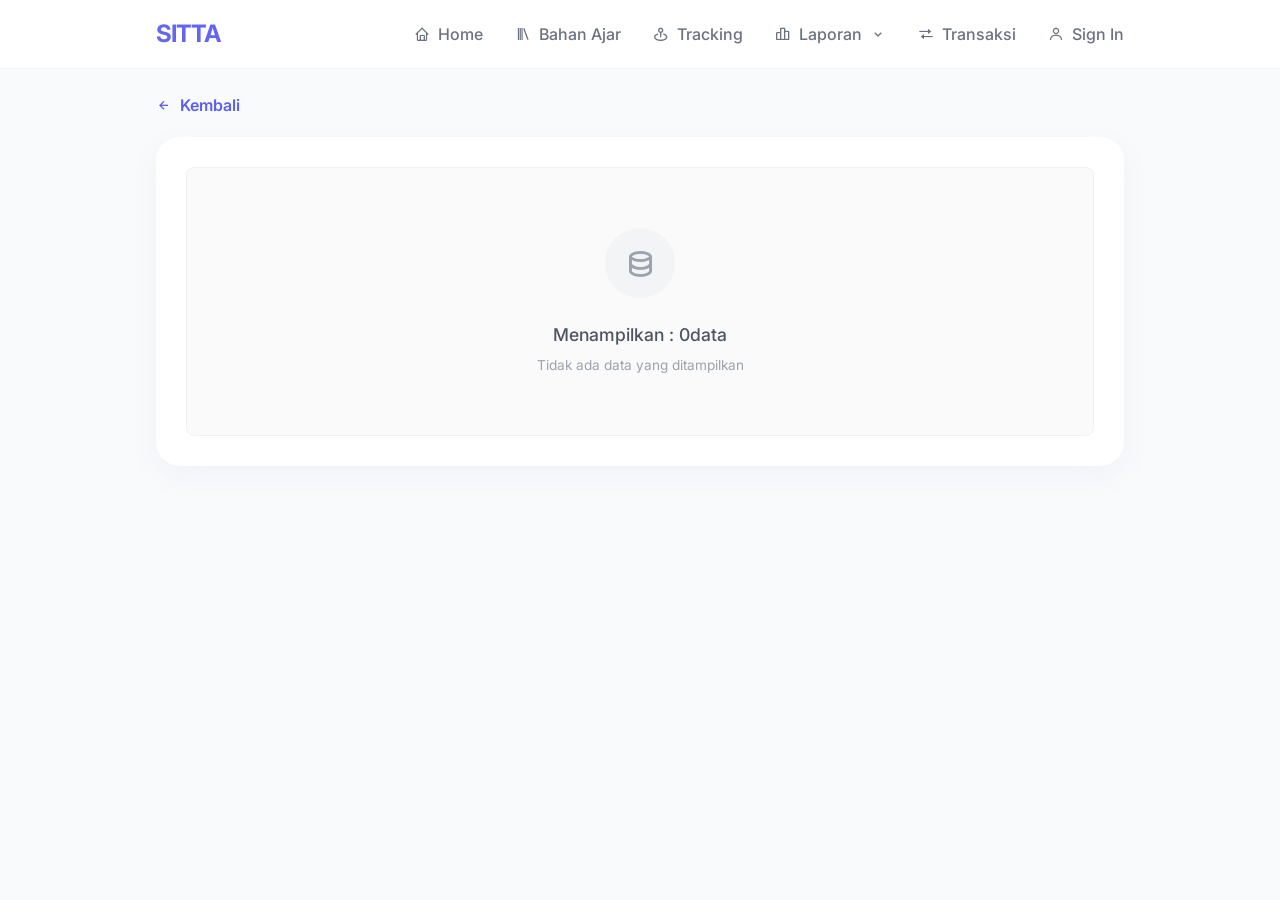
<file: detail-page.html>
<!DOCTYPE html>
<html lang="en">

<head>
    <meta charset="UTF-8">
    <meta name="viewport" content="width=device-width, initial-scale=1.0">
    <title class="title">SITTA</title>
    <link rel="stylesheet" href="css/dashboard.css">
    <link rel="stylesheet" href="css/toast.css">
    <link href="https://fonts.googleapis.com/css2?family=Inter:wght@400;500;600;700&display=swap" rel="stylesheet">
    <link href='https://unpkg.com/boxicons@2.1.4/css/boxicons.min.css' rel='stylesheet'>
    <link rel="icon" href="data:;base64,iVBORw0KGgo=">
</head>

<body>

    <!-- HEADER -->
    <header class="main-header" id="nav-header">

    </header>
    <!-- END HEADER -->

    <!-- CONTENT -->
    <main class="container detail-page">
        <div class="detail-header-actions">
            <a href="#" class="back-btn"><i class="bx bx-left-arrow-alt"></i> Kembali</a>
        </div>
        <div class="detail-wrapper" id="content-detail-page">
          
        </div>
    </main>
    <!-- END CONTENT -->

    <!-- NAV BOTTOm -->
    <footer id="nav-bottom">

    </footer>

    <!-- OVERLAY LAPORAN -->
    <div class="mobile-overlay" id="laporan-overlay">

    </div>


    <div class="toast-container" id="toastContainer">

    </div>

    <script src="js/data.js"></script>
    <script src="js/database.js"></script>
     <script src="js/component/header.js"></script>
    <script src="js/component/navBottom.js"></script>
    <script src="js/component/mobileOverlay.js"></script>
    <script src="js/script.js"></script>
    <script src="js/detail.js"></script>


</body>

</html>
</file>
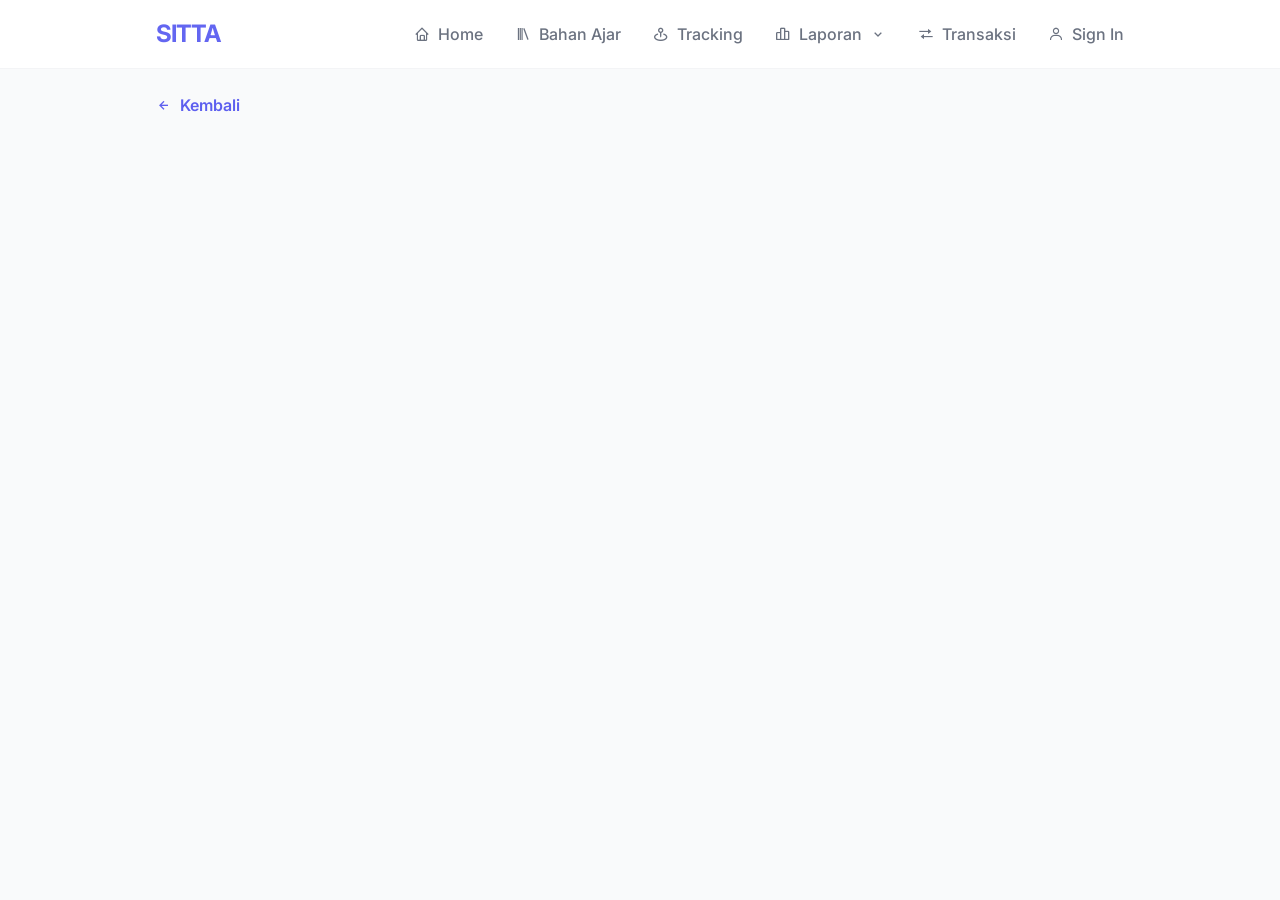
<file: detail-transaksi.html>
<!DOCTYPE html>
<html lang="en">

<head>
    <meta charset="UTF-8">
    <meta name="viewport" content="width=device-width, initial-scale=1.0">
    <title class="title">SITTA</title>
    <link rel="stylesheet" href="css/dashboard.css">
    <link rel="stylesheet" href="css/toast.css">
    <link href="https://fonts.googleapis.com/css2?family=Inter:wght@400;500;600;700&display=swap" rel="stylesheet">
    <link href='https://unpkg.com/boxicons@2.1.4/css/boxicons.min.css' rel='stylesheet'>
    <link rel="icon" href="data:;base64,iVBORw0KGgo=">
</head>

<body>

    <!-- HEADER -->
    <header class="main-header" id="nav-header">

    </header>
    <!-- END HEADER -->

    <!-- CONTENT -->
    <main class="container">






        <section class="list-section">
            <div class="detail-header-actions">
                <a href="#" class="back-btn"><i class="bx bx-left-arrow-alt"></i> Kembali</a>
            </div>
            <div id="detailTransaksi">




            </div>



        </section>
    </main>
    <!-- END CONTENT -->


    <!-- NAV BOTTOm -->
    <footer id="nav-bottom">

    </footer>

    <!-- OVERLAY LAPORAN -->
    <div class="mobile-overlay" id="laporan-overlay">

    </div>


    <div class="toast-container" id="toastContainer">

    </div>

    <script src="js/data.js"></script>
    <script src="js/database.js"></script>
    <script src="js/component/header.js"></script>
    <script src="js/component/navBottom.js"></script>
    <script src="js/component/mobileOverlay.js"></script>
    <script src="js/script.js"></script>
    <script src="js/detailTransaksi.js"></script>


</body>

</html>
</file>
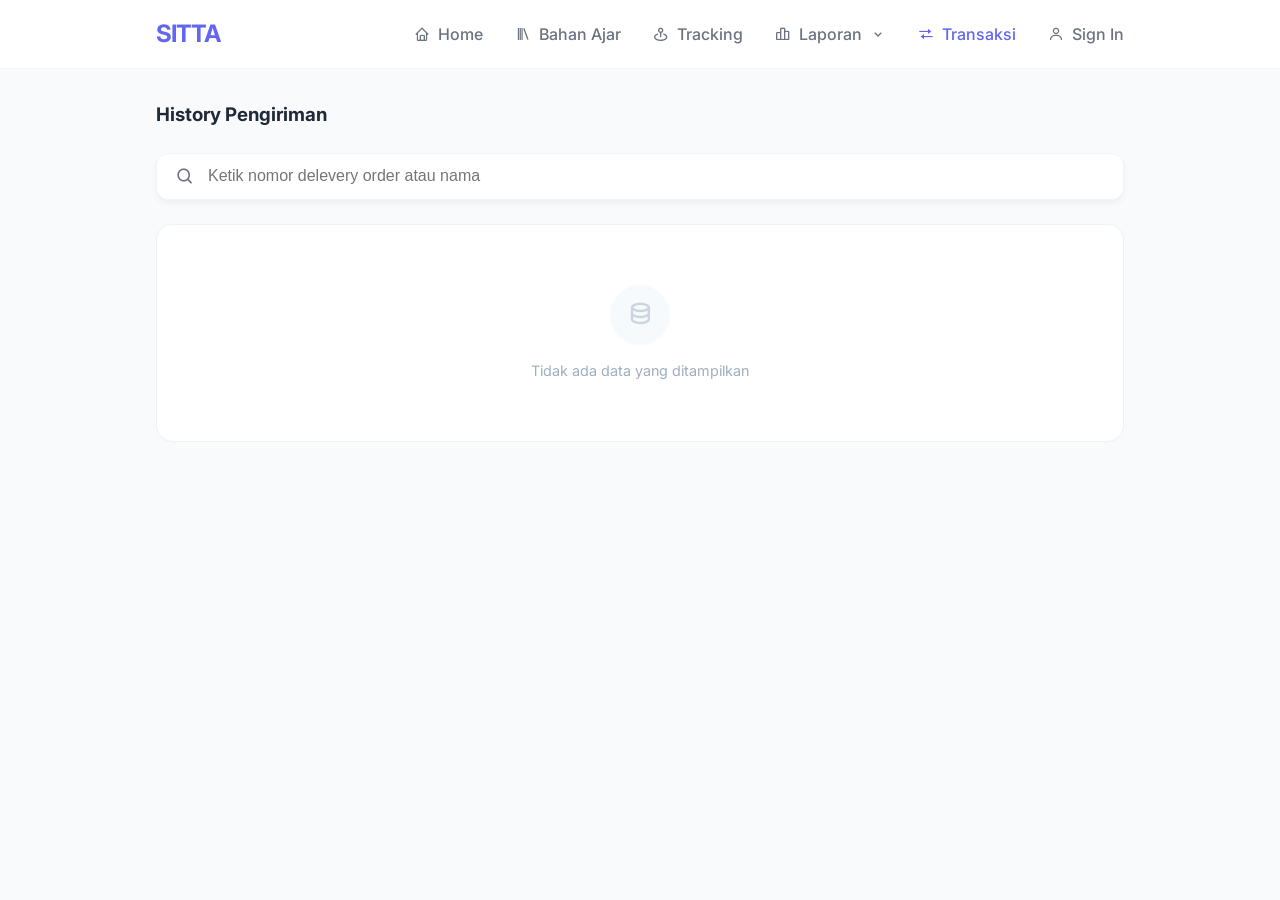
<file: history-transaksi.html>
<!DOCTYPE html>
<html lang="en">

<head>
    <meta charset="UTF-8">
    <meta name="viewport" content="width=device-width, initial-scale=1.0">
    <title class="title">SITTA</title>
    <link rel="stylesheet" href="css/dashboard.css">
    <link rel="stylesheet" href="css/toast.css">
    <link href="https://fonts.googleapis.com/css2?family=Inter:wght@400;500;600;700&display=swap" rel="stylesheet">
    <link href='https://unpkg.com/boxicons@2.1.4/css/boxicons.min.css' rel='stylesheet'>
    <link rel="icon" href="data:;base64,iVBORw0KGgo=">
</head>

<body>

    <!-- HEADER -->
    <header class="main-header" id="nav-header">

    </header>
    <!-- END HEADER -->

    <!-- CONTENT -->
    <main class="container">




        <section class="list-section">
            <div class="section-header">
                <h3>History Pengiriman</h3>
            </div>

            <div class="search-section">
                <div class="search-wrapper">
                    <i class="bx bx-search"></i>
                    <input type="text" onkeyup="cariData(this.value)" placeholder="Ketik nomor delevery order atau nama">
                </div>
            </div>

            <div id="transaksi-content">

               


            </div>

            <div id="pagination-controls" class="pagination-flex">

            </div>



        </section>
    </main>
    <!-- END CONTENT -->


    <!-- NAV BOTTOm -->
    <footer id="nav-bottom">

    </footer>

    <!-- OVERLAY LAPORAN -->
    <div class="mobile-overlay" id="laporan-overlay">

    </div>


    <div class="toast-container" id="toastContainer">

    </div>

    <script src="js/data.js"></script>
    <script src="js/database.js"></script>
    <script src="js/component/header.js"></script>
    <script src="js/component/navBottom.js"></script>
    <script src="js/component/mobileOverlay.js"></script>
    <script src="js/script.js"></script>
    <script src="js/transaksi.js"></script>


</body>

</html>
</file>
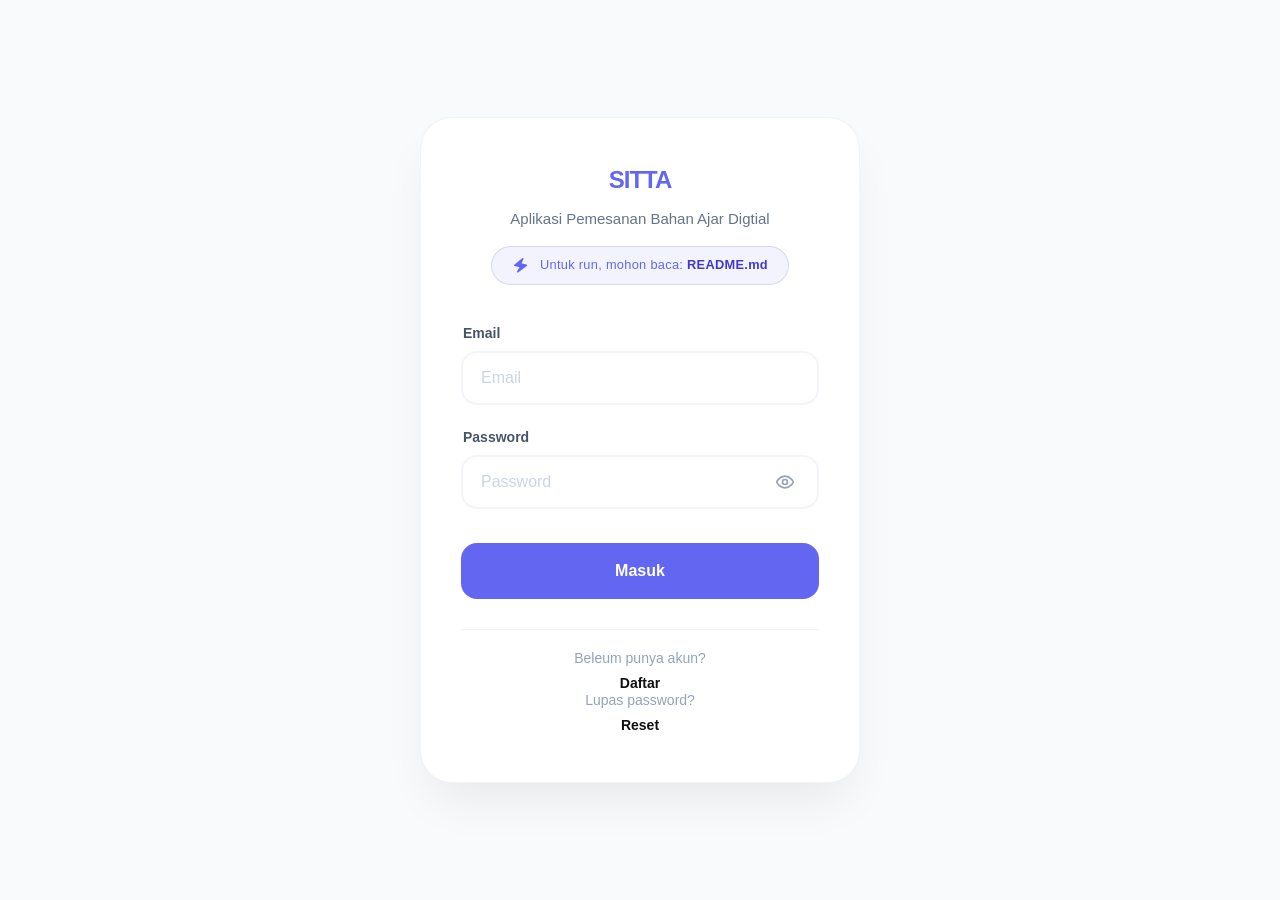
<file: login.html>
<!DOCTYPE html>
<html lang="en">

<head>
    <meta charset="UTF-8">
    <meta name="viewport" content="width=device-width, initial-scale=1.0">
    <title class="title">SITTA</title>
    <link rel="stylesheet" href="css/login.css">
    <link rel="stylesheet" href="css/toast.css">
    <link href='https://unpkg.com/boxicons@2.1.4/css/boxicons.min.css' rel='stylesheet'>
    <link rel="icon" href="data:;base64,iVBORw0KGgo=">
</head>

<body>

    <main class="login-container">
        <section class="login-card">
            <header class="login-header">
                <div class="logo">
                    <a href="index.html" style="text-decoration: none;"><h1>SITTA</h1></a>
                </div>
                <p>Aplikasi Pemesanan Bahan Ajar Digtial</p>
                <div class="info-banner">
                    <i class='bx bxs-zap'></i>
                    <p>
                        Untuk run, mohon baca:
                        <a href="https://github.com/tiknopreno/sitta-praktik/blob/master/README.md" target="_blank">README.md</a>
                    </p>
                </div>
            </header>


            <form onsubmit="handleLogin(event ,this)" class="login-form">
                <div class="input-group">
                    <label for="email" class="visually-hidden">Email</label>
                    <input type="email" onblur="checkValidasi(event)" data-rules="validEmail"
                        data-validasi-text="login-email" name="email" id="emailLogin" placeholder="Email" required>
                    <small id="login-email">

                    </small>
                </div>
                <div class="input-group">
                    <label for="password" class="visually-hidden">Password</label>
                    <div class="password-wrapper">
                        <input type="password" name="password" id="password-login" placeholder="Password"
                            data-rules="minLength" data-validasi-text="msg-pw-login" data-min="6"
                            onblur="checkValidasi(event)" required>
                        <button type="button" class="toggle-password" data-target="password-login">
                            <svg xmlns="http://www.w3.org/2000/svg" width="20" height="20" viewBox="0 0 24 24"
                                fill="none" stroke="currentColor" stroke-width="2" stroke-linecap="round"
                                stroke-linejoin="round" class="lucide lucide-eye">
                                <path d="M2 12s3-7 10-7 10 7 10 7-3 7-10 7-10-7-10-7Z" />
                                <circle cx="12" cy="12" r="3" />
                            </svg>
                        </button>
                    </div>
                    <small id="msg-pw-login">

                    </small>
                </div>
                <button type="submit" class="btn-submit">Masuk</button>
            </form>
            <footer class="login-footer">
                 <p>Beleum punya akun?</p> <a href="#" data-open="daftar-modal">Daftar</a>
                <p>Lupas password?</p> <a href="#" data-open="reset-modal">Reset</a>
            </footer>
        </section>
    </main>

    <!-- TOAST -->
    <div class="toast-container" id="toastContainer">

    </div>

    <!-- MODAL -->

    <div id="reset-modal" class="modal-overlay">
        <div class="modal-content">
            <button id="close-modal" class="close-btn">&times;</button>
            <header class="login-header">
                <h1>Lupa Password</h1>
                <p>Aplikasi Pemesanan Bahan Ajar Digtial</p>
            </header>

            <form class="login-form" onsubmit="resetPassword(event , this)">

                <div class="input-group">
                    <label for="email" class="visually-hidden">Email</label>
                    <input type="email" name="email" id="emailReset" data-rules="validEmail"
                        data-validasi-text="reset-password" onblur="checkValidasi(event)" placeholder="Masukan email"
                        required>
                    <small id="reset-password">

                    </small>
                </div>


                <button type="submit" class="btn-submit">Reset Password</button>
            </form>
        </div>
    </div>


    <div id="daftar-modal" class="modal-overlay">
        <div class="modal-content">
            <button id="close-modal" class="close-btn">&times;</button>
            <header class="login-header">
                <h1>Daftar akun</h1>
                <p>Aplikasi Pemesanan Bahan Ajar Digtial</p>
            </header>

            <form class="login-form" onsubmit="register(event ,this)">
                <div class="input-group">
                    <label for="name" class="visually-hidden">Nama Lengkap</label>
                    <input type="text" name="nama" id="nama" placeholder="Nama lengkap" data-rules="maxLength"
                        data-max="35" data-validasi-text="msg-full-name" onblur="checkValidasi(event)" required>
                    <small id="msg-full-name">

                    </small>
                </div>
                <div class="input-group">
                    <label for="email" class="visually-hidden">Email</label>
                    <input type="email" name="email" id="email" onblur="checkValidasi(event)" data-rules="validEmail"
                        data-validasi-text="email-daftar-akun" placeholder="Masukan email" required>
                    <small id="email-daftar-akun">

                    </small>
                </div>
                <div class="input-group">
                    <label for="password" class="visually-hidden">Password</label>
                    <div class="password-wrapper">
                        <input type="password" name="password" id="password-daftar" data-rules="minLength"
                            data-validasi-text="message-password" onblur="checkValidasi(event)"
                            placeholder="Masukan password" required>
                        <button type="button" class="toggle-password" data-target="password-daftar">
                            <svg xmlns="http://www.w3.org/2000/svg" width="20" height="20" viewBox="0 0 24 24"
                                fill="none" stroke="currentColor" stroke-width="2" stroke-linecap="round"
                                stroke-linejoin="round" class="lucide lucide-eye">
                                <path d="M2 12s3-7 10-7 10 7 10 7-3 7-10 7-10-7-10-7Z" />
                                <circle cx="12" cy="12" r="3" />
                            </svg>
                        </button>
                    </div>
                    <small id="message-password">

                    </small>
                </div>
                <div class="input-group">
                    <label for="password" class="visually-hidden">Ulangi password</label>
                    <div class="password-wrapper">
                        <input type="password" name="repassword" id="repassword" data-rules="confirmPassword"
                            data-compare="password-daftar" data-validasi-text="msg-confirm"
                            onblur="checkValidasi(event)" placeholder="Ulangi password" required>
                        <button type="button" class="toggle-password" data-target="repassword-daftar">
                            <svg xmlns="http://www.w3.org/2000/svg" width="20" height="20" viewBox="0 0 24 24"
                                fill="none" stroke="currentColor" stroke-width="2" stroke-linecap="round"
                                stroke-linejoin="round" class="lucide lucide-eye">
                                <path d="M2 12s3-7 10-7 10 7 10 7-3 7-10 7-10-7-10-7Z" />
                                <circle cx="12" cy="12" r="3" />
                            </svg>
                        </button>
                    </div>
                    <small id="msg-confirm">

                    </small>
                </div>
                <div class="input-group">
                    <label for="role" class="visually-hidden">Role</label>
                    <input type="text" name="role" id="role" placeholder="Masukan role">
                </div>
                <div class="input-group">
                    <label for="lokasi" class="visually-hidden">Lokasi</label>
                    <input type="text" name="lokasi" id="lokasi" placeholder="Masukan lokasi">
                </div>
                <button type="submit" class="btn-submit">Daftar</button>
            </form>
        </div>
    </div>

    <script src="js/data.js"></script>
    <script src="js/validationRules.js"></script>
    <script src="js/database.js"></script>
    <script src="js/script.js"></script>
    <script src="js/login.js"></script>
</body>

</html>
</file>
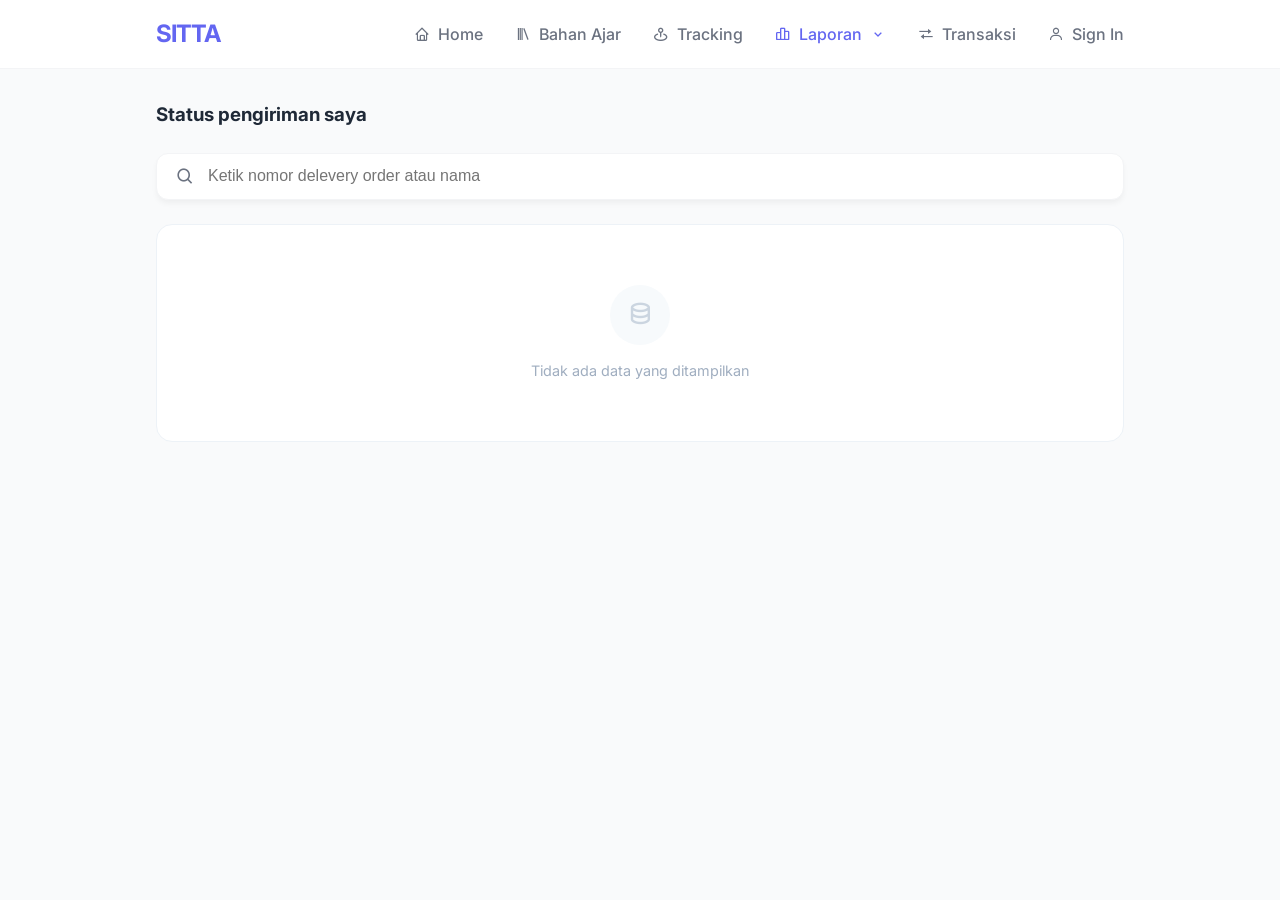
<file: monitoring-do.html>
<!DOCTYPE html>
<html lang="en">

<head>
    <meta charset="UTF-8">
    <meta name="viewport" content="width=device-width, initial-scale=1.0">
    <title class="title">SITTA</title>
    <link rel="stylesheet" href="css/dashboard.css">
    <link rel="stylesheet" href="css/toast.css">
    <link href="https://fonts.googleapis.com/css2?family=Inter:wght@400;500;600;700&display=swap" rel="stylesheet">
    <link href='https://unpkg.com/boxicons@2.1.4/css/boxicons.min.css' rel='stylesheet'>
    <link rel="icon" href="data:;base64,iVBORw0KGgo=">
</head>

<body>

    <!-- HEADER -->
    <header class="main-header" id="nav-header">

    </header>
    <!-- END HEADER -->

    <!-- CONTENT -->
    <main class="container">






        <section class="list-section">
            <div class="section-header">
                <h3>Status pengiriman saya</h3>
            </div>


            <div class="search-section">
                <div class="search-wrapper">
                    <i class="bx bx-search"></i>
                    <input type="text" onkeyup="cariPengiriman(this.value)"
                        placeholder="Ketik nomor delevery order atau nama">
                </div>
            </div>
            <div id="trackingContent">




            </div>



        </section>
    </main>
    <!-- END CONTENT -->


    <!-- NAV BOTTOm -->
    <footer id="nav-bottom">

    </footer>

    <!-- OVERLAY LAPORAN -->
    <div class="mobile-overlay" id="laporan-overlay">

    </div>


    <div class="toast-container" id="toastContainer">

    </div>

    <script src="js/data.js"></script>
    <script src="js/database.js"></script>
    <script src="js/component/header.js"></script>
    <script src="js/component/navBottom.js"></script>
    <script src="js/component/mobileOverlay.js"></script>
    <script src="js/script.js"></script>
    <script src="js/monitoringDo.js"></script>


</body>

</html>
</file>
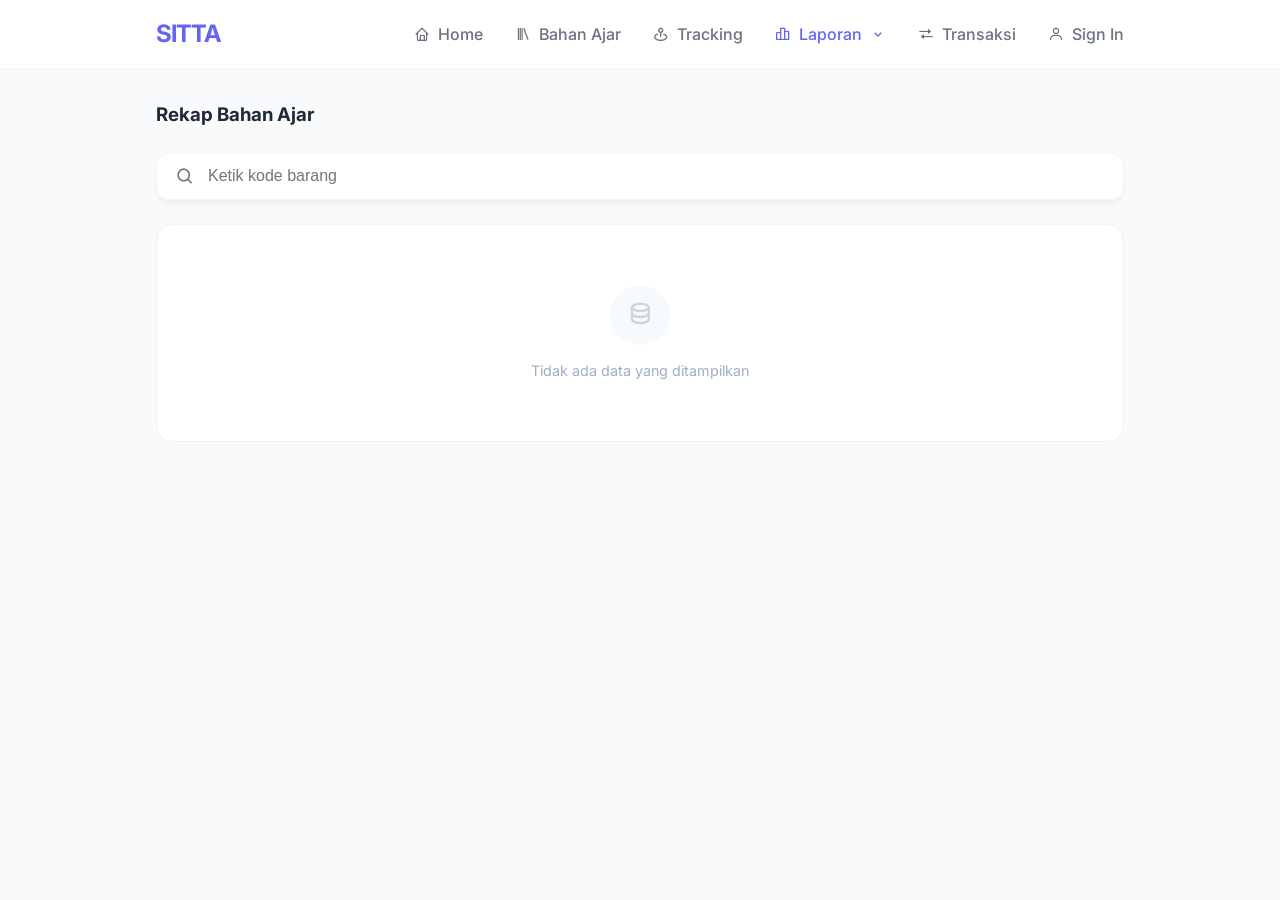
<file: rekap-bahan-ajar.html>
<!DOCTYPE html>
<html lang="en">

<head>
    <meta charset="UTF-8">
    <meta name="viewport" content="width=device-width, initial-scale=1.0">
    <title class="title">SITTA</title>
    <link rel="stylesheet" href="css/dashboard.css">
    <link rel="stylesheet" href="css/toast.css">
    <link href="https://fonts.googleapis.com/css2?family=Inter:wght@400;500;600;700&display=swap" rel="stylesheet">
    <link href='https://unpkg.com/boxicons@2.1.4/css/boxicons.min.css' rel='stylesheet'>
    <link rel="icon" href="data:;base64,iVBORw0KGgo=">
</head>

<body>

    <!-- HEADER -->
    <header class="main-header" id="nav-header">

    </header>
    <!-- END HEADER -->

    <!-- CONTENT -->
    <main class="container">






        <section class="list-section">
            <div class="section-header">
                <h3>Rekap Bahan Ajar</h3>
            </div>

            <div class="search-section">
                <div class="search-wrapper">
                    <i class="bx bx-search"></i>
                    <input type="text" onkeyup="cariData(this.value)"
                        placeholder="Ketik kode barang">
                </div>
            </div>
            <div class="book-list bahan-ajar-latest">

            </div>

             <div id="empty-content">

               


            </div>
            

            <div id="pagination-controls" class="pagination-flex">

            </div>
        </section>
    </main>
    <!-- END CONTENT -->


    <!-- NAV BOTTOm -->
    <footer id="nav-bottom">

    </footer>

    <!-- OVERLAY LAPORAN -->
    <div class="mobile-overlay" id="laporan-overlay">

    </div>


    <div class="toast-container" id="toastContainer">

    </div>

    <script src="js/data.js"></script>
    <script src="js/database.js"></script>
    <script src="js/component/header.js"></script>
    <script src="js/component/navBottom.js"></script>
    <script src="js/component/mobileOverlay.js"></script>
    <script src="js/script.js"></script>
    <script src="js/rekapBahanAjar.js"></script>


</body>

</html>
</file>
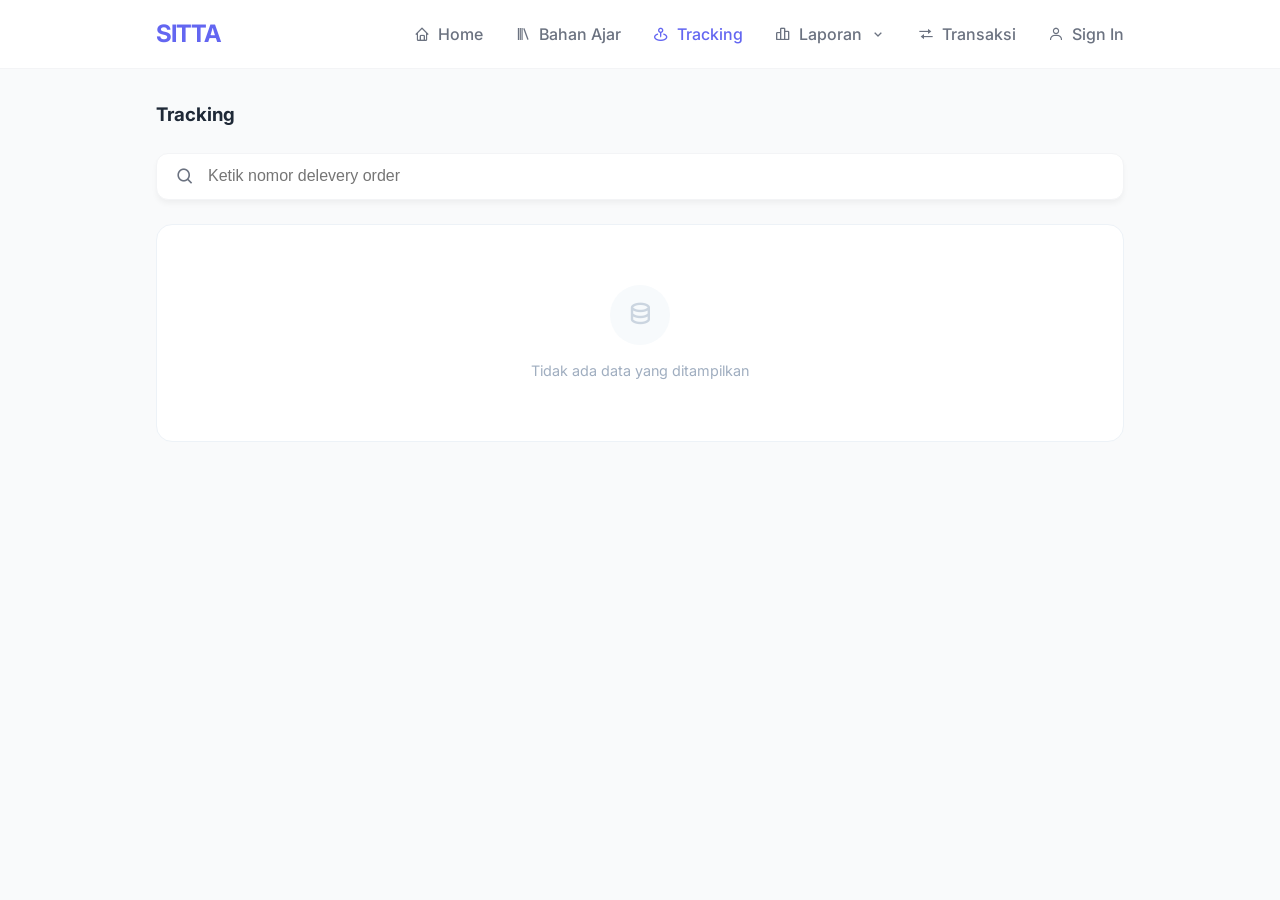
<file: tracking.html>
<!DOCTYPE html>
<html lang="en">

<head>
    <meta charset="UTF-8">
    <meta name="viewport" content="width=device-width, initial-scale=1.0">
    <title class="title">SITTA</title>
    <link rel="stylesheet" href="css/dashboard.css">
    <link rel="stylesheet" href="css/toast.css">
    <link href="https://fonts.googleapis.com/css2?family=Inter:wght@400;500;600;700&display=swap" rel="stylesheet">
    <link href='https://unpkg.com/boxicons@2.1.4/css/boxicons.min.css' rel='stylesheet'>
    <link rel="icon" href="data:;base64,iVBORw0KGgo=">
</head>

<body>

    <!-- HEADER -->
    <header class="main-header" id="nav-header">

    </header>
    <!-- END HEADER -->

    <!-- CONTENT -->
    <main class="container">


        <section class="list-section">
            <div class="section-header">
                <h3>Tracking</h3>
            </div>


            <div class="search-section">
                <div class="search-wrapper">
                    <i class="bx bx-search"></i>
                    <input type="text" onkeyup="cariPengiriman(this.value)" placeholder="Ketik nomor delevery order">
                </div>
            </div>

            <div id="trackingContent">




            </div>



        </section>
    </main>
    <!-- END CONTENT -->


    <!-- NAV BOTTOm -->
    <footer id="nav-bottom">

    </footer>

    <!-- OVERLAY LAPORAN -->
    <div class="mobile-overlay" id="laporan-overlay">

    </div>


    <div class="toast-container" id="toastContainer">

    </div>

    <script src="js/data.js"></script>
    <script src="js/database.js"></script>
    <script src="js/component/header.js"></script>
    <script src="js/component/navBottom.js"></script>
    <script src="js/component/mobileOverlay.js"></script>
    <script src="js/script.js"></script>
    <script src="js/tracking.js"></script>


</body>

</html>
</file>
<file: css/dashboard.css>
:root {
    --primary-color: #6366f1;
    --primary-light: #eef2ff;
    --text-main: #1f2937;
    --text-muted: #6b7280;
    --bg-body: #f9fafb;
    --bg-card: #ffffff;
    --border-color: #f3f4f6;
    --shadow: 0 4px 6px -1px rgba(0, 0, 0, 0.05);
}

* {
    margin: 0;
    padding: 0;
    box-sizing: border-box;
}

body {
    font-family: 'Inter', sans-serif;
    background-color: var(--bg-body);
    color: var(--text-main);
    line-height: 1.5;
    padding-bottom: 80px; 
}

.container {
    max-width: 1000px;
    margin: 0 auto;
    padding: 0 1.5rem;
}

main.container {
    margin-top: 2rem; 
    margin-bottom: 5rem; 
    display: block; 
}

.main-header {
    background: var(--bg-card);
    padding: 1rem 0;
    position: sticky;
    top: 0;
    z-index: 100;
    border-bottom: 1px solid var(--border-color);
}

.nav-wrapper {
    display: flex;
    justify-content: space-between;
    align-items: center;
}

.logo h1 {
    font-size: 1.5rem;
    font-weight: 700;
    color: var(--primary-color);
    letter-spacing: -1px;
}

.nav-menu {
    display: none;
    list-style: none;
    gap: 2rem;
}

.hidden {
    display: none !important;
}

.nav-link {
    text-decoration: none;
    color: var(--text-muted);
    font-weight: 500;
    display: flex;
    align-items: center;
    gap: 0.5rem;
    transition: color 0.3s;
}

.nav-link.active, .nav-link:hover {
    color: var(--primary-color);
}

.nav-actions {
    display: flex;
    gap: 0.5rem;
}

.icon-btn, .mobile-toggle {
    background: none;
    border: none;
    font-size: 1.5rem;
    color: var(--text-main);
    cursor: pointer;
    padding: 0.5rem;
}

.content-area {
    padding-top: 2rem;
}

.welcome-section h2 {
    font-size: 1.75rem;
    font-weight: 700;
    text-transform: capitalize;
}

.welcome-section p {
    color: var(--text-muted);
}

.search-section {
    margin: 1.5rem 0;
}

.search-wrapper {
    background: var(--bg-card);
    border: 1px solid var(--border-color);
    padding: 0.8rem 1.2rem;
    border-radius: 12px;
    display: flex;
    align-items: center;
    gap: 0.8rem;
    box-shadow: var(--shadow);
}

.search-wrapper input {
    border: none;
    outline: none;
    flex: 1;
    font-size: 1rem;
}

.search-wrapper i {
    color: var(--text-muted);
    font-size: 1.2rem;
}

.book-horizontal-scroll {
    display: flex;
    overflow-x: auto;
    gap: 1.5rem;
    padding: 1rem 0;
    scrollbar-width: none; 
}

.book-horizontal-scroll::-webkit-scrollbar {
    display: none; 
}

.book-card-vertical {
    min-width: 140px;
}

.book-cover {
    width: 140px;
    height: 200px;
    border-radius: 12px;
    margin-bottom: 0.8rem;
    overflow: hidden;
    box-shadow: var(--shadow);
}

.book-cover img {
    width: 100%;
    height: 100%;
    object-fit: cover;
}

.book-card-vertical h4 {
    font-size: 0.9rem;
    font-weight: 600;
    white-space: nowrap;
    overflow: hidden;
    text-overflow: ellipsis;
}

.section-header {
    display: flex;
    justify-content: space-between;
    align-items: center;
    margin-top: 2rem;
    margin-bottom: 1rem;
}

.book-list {
    display: flex;
    flex-direction: column;
    gap: 1rem;
}

.book-item {
    background: var(--bg-card);
    padding: 1rem;
    border-radius: 16px;
    display: flex;
    align-items: center;
    gap: 1rem;
    box-shadow: var(--shadow);
}

.book-item-rekap{
    background: var(--bg-card);
    padding: 1rem;
    border-radius: 16px;
    display: flex;
    flex-direction: column;
    align-items: center;
    gap: 1rem;
    box-shadow: var(--shadow);
}

.book-main {
    display: flex;
    align-items: center;
    width: 100%;
    gap: 12px;
}

.rekap-content-main {
    display: flex;
    flex-direction: column; 
    width: 100%;
    gap: 15px;
}

.wrapper-button-plus {
    display: flex;
    justify-content: flex-start; 
}

.thumb {
    width: 50px;
    height: 70px;
    border-radius: 6px;
    object-fit: cover;
}

.book-info {
    flex: 1;
}

.book-info h5 {
    font-size: 1rem;
    font-weight: 600;
}

.book-info p {
    font-size: 0.85rem;
    color: var(--text-muted);
}

.btn-click {
    background: var(--primary-light);
    color: var(--primary-color);
    border: none;
    padding: 0.6rem;
    border-radius: 8px;
    cursor: pointer;
}

.mobile-bottom-nav {
    position: fixed;
    bottom: 0;
    left: 0;
    right: 0;
    background: var(--bg-card);
    display: flex;
    justify-content: space-around;
    padding: 0.8rem 0.5rem;
    border-top: 1px solid var(--border-color);
    z-index: 1000;
}

.nav-item {
    text-decoration: none;
    color: var(--text-muted);
    display: flex;
    flex-direction: column;
    align-items: center;
    font-size: 0.7rem;
    gap: 4px;
}

.nav-item i {
    font-size: 1.4rem;
}

.nav-item.active {
    color: var(--primary-color);
}

.text-btn {
    background: var(--primary-light); 
    color: var(--primary-color);   
    border: none;
    padding: 6px 14px;
    border-radius: 20px;            
    font-size: 0.85rem;
    font-weight: 600;
    cursor: pointer;
    transition: all 0.3s ease;
    display: flex;
    align-items: center;
    gap: 4px;
    text-decoration: none;
}

.text-btn:hover {
    background: var(--primary-color);
    color: white;
    transform: translateY(-1px);
    box-shadow: 0 4px 12px rgba(99, 102, 241, 0.2);
}

.text-btn:active {
    transform: translateY(0);
}

.text-btn::after {
    content: '\eb72';
    font-family: 'boxicons';
    font-size: 1rem;
}

.badge-info {
    display: inline-flex;
    align-items: center;
    background: #eef2ff;
    color: #6366f1;
    padding: 4px 12px;
    border-radius: 20px;
    font-size: 0.75rem;
    font-weight: 500;
    margin-bottom: 10px;
    border: 1px solid #e0e7ff;
}



.time-display {
    display: flex;
    align-items: center;
    gap: 8px;
    color: #6b7280;
    font-size: 0.85rem;
    font-weight: 500;
}

.time-display i {
    color: #6366f1;
}


.mobile-overlay {
    position: fixed;
    top: 0;
    left: 0;
    width: 100%;
    height: 100%;
    background: rgba(0, 0, 0, 0.5);
    display: none;
    z-index: 2000;
    align-items: flex-end;
}

.mobile-overlay.show {
    display: flex;
}

.overlay-content {
    background: white;
    width: 100%;
    border-radius: 20px 20px 0 0;
    padding: 20px;
    animation: slideUp 0.3s ease-out;
}

@keyframes slideUp {
    from { transform: translateY(100%); }
    to { transform: translateY(0); }
}

.overlay-body a {
    display: flex;
    align-items: center;
    gap: 15px;
    padding: 15px;
    color: #333;
    text-decoration: none;
    border-bottom: 1px solid #f5f5f5;
}


.empty-state-container {
    width: 100%;
    padding: 60px 20px;
    display: flex;
    align-items: center;
    justify-content: center;
    border: 1px solid #f0f0f0;
    border-radius: 8px;
    background-color: #fafafa;
}

.empty-state-content {
    text-align: center;
}

.icon-wrapper {
    width: 70px;
    height: 70px;
    background-color: #f3f4f6;
    border-radius: 50%;
    display: flex;
    align-items: center;
    justify-content: center;
    margin: 0 auto 1.5rem;
}

.icon-wrapper i {
    font-size: 35px;
    color: #9ca3af;
}

.empty-state-content h3 {
    font-size: 1.1rem;
    font-weight: 500;
    color: #4b5563;
    margin-bottom: 0.5rem;
}

.empty-state-content p {
    font-size: 0.85rem;
    color: #9ca3af;
    max-width: 250px;
    margin: 0 auto;
    line-height: 1.4;
}


.pagination-flex {
    display: flex;
    justify-content: center;
    gap: 5px;
    margin: 30px 0;
    flex-wrap: wrap;
}

.pagination-flex button {
    min-width: 35px;
    height: 35px;
    padding: 0 5px;
    border: 1px solid #e0e0e0;
    background-color: #ffffff;
    border-radius: 6px;
    font-size: 14px;
    cursor: pointer;
    color: #555;
    transition: all 0.2s ease;
}

.pagination-flex button.active {
    background-color: var(--primary-color);
    color: white;
    border-color:var(--primary-color);
    font-weight: bold;
}

.detail-page {
    padding: 20px 0 100px 0; 
}

.detail-wrapper {
    background: #ffffff;
    border-radius: 24px;
    padding: 30px;
    box-shadow: 0 10px 30px rgba(93, 95, 239, 0.05);
}

.detail-header-actions {
    margin-bottom: 20px;
}

.back-btn {
    text-decoration: none;
    color: #5d5fef;
    font-weight: 600;
    display: flex;
    align-items: center;
    gap: 8px;
    transition: 0.3s;
}



.detail-main-row {
    display: flex;
    flex-direction: column-reverse;
    gap: 30px;
}

.badge-jenis {
    background: #f0f1ff;
    color: #5d5fef;
    padding: 6px 14px;
    border-radius: 8px;
    font-size: 0.75rem;
    font-weight: 700;
    letter-spacing: 1px;
}

#detail-nama {
    font-size: 1.8rem;
    color: #2d3436;
    margin: 15px 0 5px 0;
}

.detail-harga {
    color: #636e72;
    font-size: 1rem;
    margin-bottom: 25px;
}

.detail-specs-grid {
    display: grid;
    grid-template-columns: 1fr;
    gap: 15px;
}

.spec-card {
    background: #fdfdfd;
    border: 1px solid #f1f2f6;
    padding: 15px;
    border-radius: 16px;
    display: flex;
    align-items: center;
    gap: 15px;
}

.spec-card.highlight {
    background: #f0f1ff;
    border-color: #d6d8ff;
}

.spec-icon {
    background: #ffffff;
    color: #5d5fef;
    width: 40px;
    height: 40px;
    display: flex;
    align-items: center;
    justify-content: center;
    border-radius: 12px;
    font-size: 1.3rem;
    box-shadow: 0 4px 10px rgba(0,0,0,0.03);
}

.spec-text label {
    display: block;
    font-size: 0.65rem;
    color: #888;
    text-transform: uppercase;
    font-weight: 700;
}

.spec-text span {
    font-size: 0.95rem;
    font-weight: 600;
    color: #2d3436;
}

.detail-image-section {
    display: flex;
    justify-content: center;
}

.main-cover {
    width: 100%;
    max-width: 240px;
    border-radius: 16px;
    box-shadow: 0 15px 35px rgba(0,0,0,0.1);
}

.detail-action-footer {
    display: flex;
    flex-direction: column;
    gap: 12px;
    margin-top: 40px;
    padding-top: 25px;
    border-top: 1.5px dashed #eee;
}

.btn-primary-sitta {
    background: var(--primary-color);
    color: #fff;
    border: none;
    padding: 16px;
    border-radius: 14px;
    font-weight: 700;
    display: flex;
    align-items: center;
    justify-content: center;
    gap: 10px;
    cursor: pointer;
}

.btn-primary-sitta:hover{
    background-color: #4f52e0;
}

.btn-secondary-sitta {
    background: #fff;
    color: var(--primary-color);
    border: 2px solid  var(--primary-color);
    padding: 14px;
    border-radius: 14px;
    font-weight: 700;
    display: flex;
    align-items: center;
    justify-content: center;
    gap: 10px;
    cursor: pointer;
}

.btn-secondary-sitta:hover{
    background-color: var(--primary-color);
    color: #fff;
}

.tracking-card {
    background: #fff;
    border: 1px solid #edf2f7;
    border-radius: 16px;
    padding: 60px 20px;
    display: flex;
    justify-content: center;
    align-items: center;
    text-align: center;
}

.empty-icon-wrapper {
    width: 60px;
    height: 60px;
    background: #f7fafc;
    border-radius: 50%;
    display: flex;
    align-items: center;
    justify-content: center;
    margin: 0 auto 15px;
}

.empty-icon-wrapper i {
    font-size: 1.8rem;
    color: #cbd5e0;
}

.empty-content p {
    color: #a0aec0;
    font-size: 0.9rem;
}

.result-card {
    background: #fff;
    border: 1px solid #edf2f7;
    border-radius: 16px;
    padding: 20px;
    box-shadow: 0 2px 10px rgba(0,0,0,0.02);
    margin-bottom: 20px;
}

.result-header {
    border-bottom: 1px solid #edf2f7;
    padding-bottom: 15px;
    margin-bottom: 20px;
    display: flex;
    justify-content: space-between;
    align-items: flex-start;
}

.do-number {
    font-size: 1rem;
    font-weight: 700;
    color: #2d3748;
    margin: 0;
}

.status-badge {
    background: #e6fffa;
    color: #38b2ac;
    padding: 4px 10px;
    border-radius: 8px;
    font-size: 0.75rem;
    font-weight: 600;
}

.info-grid {
    display: grid;
    grid-template-columns: 1fr;
    gap: 15px;
}

.info-item label {
    display: block;
    font-size: 0.75rem;
    color: #a0aec0;
    margin-bottom: 2px;
}

.info-item p {
    font-size: 0.9rem;
    font-weight: 600;
    margin: 0;
}

.timeline {
    margin-top: 25px;
    border-top: 1px dashed #e2e8f0;
    padding-top: 20px;
}

.timeline-item {
    display: flex;
    gap: 15px;
    margin-bottom: 15px;
}

.timeline-icon {
    display: flex;
    flex-direction: column;
    align-items: center;
}

.dot {
    width: 10px;
    height: 10px;
    background: #5d5fef;
    border-radius: 50%;
}

.line {
    width: 2px;
    flex-grow: 1;
    background: #edf2f7;
    margin: 4px 0;
}

.timeline-content p {
    font-size: 0.85rem;
    font-weight: 600;
    margin: 0;
}

.timeline-content span {
    font-size: 0.75rem;
    color: #a0aec0;
}

.tracking-item-card {
    background: #fff;
    border: 1px solid #edf2f7;
    border-radius: 20px; 
    padding: 20px;
    margin-bottom: 15px;
    box-shadow: 0 4px 12px rgba(0, 0, 0, 0.03);
    transition: transform 0.2s ease;
}

.tracking-item-content {
    display: flex;
    justify-content: space-between;
    align-items: center;
    gap: 15px;
}

.tracking-item-main {
    flex-grow: 1;
    display: flex;
    flex-direction: column;
    gap: 10px;
}

.item-name {
    font-size: 1.1rem;
    font-weight: 700;
    color: #2d3748;
    margin: 0;
}

.item-sub {
    font-size: 0.9rem;
    color: #a0aec0;
    margin: 2px 0 0 0;
}

.estimasi-text {
    font-size: 0.85rem;
    color: #718096;
    margin: 5px 0 0 0;
}

.detail-btn {
    width: 45px;
    height: 45px;
    background: #f0f2ff; 
    border: none;
    border-radius: 12px;
    color: var(--primary-color);
    display: flex;
    align-items: center;
    justify-content: center;
    cursor: pointer;
    transition: all 0.3s ease;
}

.detail-btn i {
    font-size: 1.4rem;
}

.detail-btn:hover {
    background: #5d5fef;
    color: #fff;
}


.price-text {
    font-size: 1rem;
    font-weight: 700;
    color: var(--primary-color);
    margin: 8px 0 0 0;
    display: block;
}

.info-group {
    display: flex;
    flex-direction: column;
}

.status-badge {
    background: #e6fffa;
    color: #38b2ac;
    padding: 6px 12px;
    border-radius: 10px;
    font-size: 0.8rem;
    font-weight: 600;
    display: inline-block;
    margin-bottom: 5px;
}

.progress-section {
    width: 100%; 
    margin-top: 15px;
    padding-top: 10px;
}

.progress-bar-bg {
    width: 100%;
    height: 6px;
    background: #edf2f7;
    border-radius: 10px;
    overflow: hidden;
}

.progress-bar-fill {
    height: 100%;
    background: var(--primary-color);
    transition: width 0.5s ease-in-out;
}

.progress-text {
    display: flex;
    justify-content: flex-end;
    margin-top: 6px;
}

.progress-text span {
    font-size: 0.7rem;
    font-weight: 700;
    color: #a0aec0;
    text-transform: uppercase;
}


.btn-add {
    background-color: #28a745;
    color: white;
    border: none;
    padding: 5px 12px;
    border-radius: 6px;
    cursor: pointer;
    font-size: 14px;
    display: flex;
    align-items: center;
    gap: 5px; 
    transition: background 0.3s ease;
    margin-left: 10px; 
}

.btn-add:hover {
    background-color: #218838;
}

.btn-add i {
    font-size: 18px;
}

@media (min-width: 768px) {
    .nav-menu {
        display: flex;
    }

    .mobile-toggle, .mobile-bottom-nav {
        display: none;
    }

    body {
        padding-bottom: 0;
    }

    .book-horizontal-scroll {
        flex-wrap: wrap;
        overflow: visible;
    }

    .book-list {
        display: grid;
        grid-template-columns: 1fr 1fr;
    }

    main.container {
        margin-top: 1.5rem; 
    }

    .welcome-section h2 {
        font-size: 1.25rem;
        letter-spacing: -0.5px;
    }

    .welcome-section p {
        font-size: 0.85rem;
    }

    .container {
        padding: 0 1rem; 
    }

    .nav-actions {
        display: none !important;
    }

    .dropdown-wrapper {
        position: relative;
    }

    .dropdown-box {
        display: none;
        position: absolute;
        top: 100%;
        left: 0;
        background: white;
        min-width: 240px;
        box-shadow: 0 8px 16px rgba(0,0,0,0.1);
        border-radius: 4px;
        z-index: 1000;
    }

    .dropdown-wrapper:hover .dropdown-box {
        display: block;
    }

    .dropdown-box a {
        display: block;
        padding: 12px 20px;
        color: #333;
        text-decoration: none;
    }

    .dropdown-box a:hover {
        background: #f8f9fa;
        color: var(--primary-color);
    }

    .dropdown-box.active{
        color: var(--primary-color) !important;
    }


    .pagination-flex {
        gap: 8px; 
        margin: 40px 0;
    }

    .pagination-flex button {
        min-width: 42px; 
        height: 42px;
        font-size: 16px;
    }

    .pagination-flex button:hover:not(.active) {
        background-color: #f0f1ff;
        border-color: #5d5fef;
        color: #5d5fef;
        transform: translateY(-2px);
        box-shadow: 0 4px 8px rgba(93, 95, 239, 0.15);
    }

   .detail-main-row {
        flex-direction: row;
        align-items: flex-start;
        justify-content: space-between;
    }

    .detail-info-section {
        flex: 1.2;
    }

    .detail-image-section {
        flex: 0.8;
        justify-content: flex-end;
    }

    .main-cover {
        max-width: 320px; 
    }

    .detail-specs-grid {
        grid-template-columns: repeat(2, 1fr); 
    }

    .detail-action-footer {
        flex-direction: row;
    }

    .btn-primary-sitta {
        padding: 16px 60px;
    }

    .info-grid {
        grid-template-columns: repeat(3, 1fr);
    }
    
    .result-card {
        padding: 30px;
    }


    .tracking-item-main {
        flex-direction: row;
        align-items: center;
        justify-content: space-between;
        padding-right: 30px;
    }
    
    .info-meta {
        text-align: right;
    }


    .rekap-content-main {
        flex-direction: row; 
        justify-content: space-between; 
        align-items: center;
    }

    .wrapper-button-plus {
        justify-content: flex-end; 
    }
}
</file>
<file: css/toast.css>
.toast-container {
    position: fixed;
    top: 25px;
    right: 25px;
    z-index: 10000;
    display: flex;
    flex-direction: column;
    gap: 12px;
    pointer-events: none; 
}

.toast {
    pointer-events: auto; 
    min-width: 320px;
    max-width: 420px;
    background: #ffffff;
    padding: 16px;
    border-radius: 16px;
    box-shadow: 0 10px 30px rgba(0, 0, 0, 0.1);
    display: flex;
    align-items: center;
    gap: 12px;
    border: 1px solid rgba(0, 0, 0, 0.05);
    animation: toastSlideIn 0.4s cubic-bezier(0.16, 1, 0.3, 1);
    transition: all 0.4s ease;
}

.toast-success { border-left: 6px solid #10b981; }
.toast-error { border-left: 6px solid #ef4444; }
.toast-info { border-left: 6px solid #3b82f6; }

.toast-icon {
    width: 38px;
    height: 38px;
    border-radius: 12px;
    display: flex;
    align-items: center;
    justify-content: center;
    flex-shrink: 0;
}

.toast-success .toast-icon { background: #ecfdf5; color: #10b981; }
.toast-error .toast-icon { background: #fef2f2; color: #ef4444; }
.toast-info .toast-icon { background: #eff6ff; color: #3b82f6; }

.toast-content {
    flex-grow: 1;
}

.toast-message {
    font-size: 14px;
    font-weight: 700;
    color: #1e293b;
    line-height: 1.4;
}

.toast-close {
    background: none;
    border: none;
    color: #cbd5e1;
    font-size: 22px;
    cursor: pointer;
    line-height: 1;
    padding: 4px;
    transition: color 0.2s;
}

.toast-close:hover { color: #64748b; }

@keyframes toastSlideIn {
    from { transform: translateX(100%) scale(0.9); opacity: 0; }
    to { transform: translateX(0) scale(1); opacity: 1; }
}

.toast.fade-out {
    opacity: 0;
    transform: translateX(50px) scale(0.9);
}

@media (max-width: 480px) {
    .toast-container {
        top: 20px;
        right: 20px;
        left: 20px;
    }
    .toast {
        min-width: unset;
        width: 100%;
    }
}
</file>
<file: css/login.css>
:root {
    --primary-color: #6366f1;
    --primary-light: #eef2ff;
    --text-main: #1f2937;
    --text-muted: #6b7280;
    --bg-body: #f9fafb;
    --bg-card: #ffffff;
    --border-color: #f3f4f6;
    --shadow: 0 4px 6px -1px rgba(0, 0, 0, 0.05);
}


* {
    margin: 0;
    padding: 0;
    box-sizing: border-box;
    font-family: 'Plus Jakarta Sans', 'Inter', -apple-system, sans-serif;
}

body {
    background-color: #f8fafc;
    min-height: 100vh;
}

.login-container {
    display: flex;
    justify-content: center;
    align-items: center;
    min-height: 100vh;
    padding: 20px;
}

.logo h1 {
    font-size: 1.5rem !important;
    font-weight: 700 !important;
    color: #6366f1 !important;
    letter-spacing: -1px !important;
}

.notes p{
    font-size: 12px;
    margin-top: 10px;
    text-align: center;
    color: #4b5563;;
}

.login-card,
.modal-content {
    background-color: #ffffff;
    width: 100%;
    max-width: 440px;
    padding: 3rem 2.5rem;
    border-radius: 32px;
    box-shadow: 0 25px 50px -12px rgba(0, 0, 0, 0.08);
    position: relative;
    border: 1px solid rgba(226, 232, 240, 0.5);
}

.login-header {
    text-align: center;
    margin-bottom: 40px;
}

.login-header h1 {
    font-size: 28px;
    font-weight: 800;
    color: #1e293b;
    letter-spacing: -0.8px;
    margin-bottom: 12px;
    line-height: 1.2;
}

.login-header p {
    font-size: 15px;
    color: #64748b;
    line-height: 1.6;
    max-width: 90%;
    margin: 0 auto;
}

.input-group {
    width: 100%;
    margin-bottom: 1.5rem;
}

.input-group label {
    display: block;
    font-size: 14px;
    font-weight: 700;
    color: #475569;
    margin-bottom: 10px;
    margin-left: 2px;
}

.visually-hidden {
    position: static !important;
    width: auto !important;
    height: auto !important;
    overflow: visible !important;
    clip: auto !important;
}

input {
    width: 100%;
    height: 54px;
    padding: 0 18px;
    background-color: transparent !important;
    border: 2px solid #f1f5f9;
    border-radius: 16px;
    font-size: 16px;
    color: #1e293b;
    outline: none;
    transition: all 0.3s ease;
}

input:focus {
    border-color: #111;
    background-color: #ffffff !important;
    box-shadow: 0 10px 15px -3px rgba(0, 0, 0, 0.04);
}

input::placeholder {
    color: #cbd5e1;
}

.password-wrapper {
    position: relative;
}

.toggle-password {
    position: absolute;
    right: 16px;
    top: 50%;
    transform: translateY(-50%);
    background: none;
    border: none;
    color: #94a3b8;
    cursor: pointer;
    display: flex;
    padding: 8px;
    transition: color 0.2s;
}

.toggle-password:hover {
    color: #1e293b;
}

.btn-submit {
    width: 100%;
    height: 56px;
    background-color: var(--primary-color);
    color: #ffffff;
    border: none;
    border-radius: 16px;
    font-weight: 700;
    font-size: 16px;
    cursor: pointer;
    margin-top: 10px;
    transition: all 0.3s ease;
}

.btn-submit:hover {
    background-color:#818cf8;
    color: #fff;
}

.btn-submit:active {
    transform: translateY(0);
}

.login-footer {
    margin-top: 30px;
    padding-top: 20px;
    border-top: 1px solid #f1f5f9;
    text-align: center;
}

.login-footer p {
    font-size: 14px;
    color: #94a3b8;
    margin-bottom: 8px;
}

.login-footer a {
    color: #111;
    font-weight: 800;
    text-decoration: none;
    font-size: 14px;
}

.modal-overlay {
    position: fixed;
    top: 0;
    left: 0;
    width: 100%;
    height: 100%;
    background: rgba(15, 23, 42, 0.6);
    display: none;
    justify-content: center;
    align-items: center;
    z-index: 9999;
    backdrop-filter: blur(8px);
    padding: 24px;
}

.modal-overlay.active {
    display: flex;
}

.modal-content {
    max-height: 85vh;
    overflow-y: auto;
    scrollbar-width: none;
    animation: modalAppear 0.4s cubic-bezier(0.16, 1, 0.3, 1);
}

@keyframes modalAppear {
    from {
        opacity: 0;
        transform: scale(0.9) translateY(20px);
    }

    to {
        opacity: 1;
        transform: scale(1) translateY(0);
    }
}

.modal-content::-webkit-scrollbar {
    display: none;
}

.close-btn {
    position: absolute;
    top: 20px;
    right: 20px;
    width: 36px;
    height: 36px;
    background-color: #f8fafc;
    border: 1px solid #f1f5f9;
    border-radius: 50%;
    color: #64748b;
    cursor: pointer;
    display: flex;
    align-items: center;
    justify-content: center;
    z-index: 100;
    transition: all 0.2s;
}

.close-btn:hover {
    background-color: #111;
    color: #fff;
    transform: rotate(90deg);
}

.text-error {
    color: #ef4444;
    font-size: 12px;
    margin-top: 5px;
}

.text-success {
    color: #10b981;;
    font-size: 12px;
    margin-top: 5px;
}


.info-banner {
    display: flex;
    align-items: center;
    justify-content: center;
    gap: 10px;
    background: rgba(99, 102, 241, 0.08); 
    border: 1px solid rgba(99, 102, 241, 0.2);
    padding: 8px 20px;
    border-radius: 50px;
    max-width: fit-content;
    margin: 15px auto 25px auto; 
}

.info-banner i {
    color: #6366f1;
    font-size: 1.1rem;
}

.info-banner p {
    color: #6366f1;
    font-size: 0.8rem;
    font-weight: 500;
    margin: 0;
    letter-spacing: 0.3px;
}

.info-banner a {
    color: #4338ca;
    text-decoration: none;
    font-weight: 600;
    transition: opacity 0.2s;
}

.info-banner a:hover {
    text-decoration: underline;
    opacity: 0.8;
}

@media (max-width: 480px) {
    .login-container {
        padding: 16px;
    }

    .login-card,
    .modal-content {
        padding: 2.5rem 1.5rem;
        border-radius: 28px;
    }

    .login-header h1 {
        font-size: 24px;
    }
}
</file>
